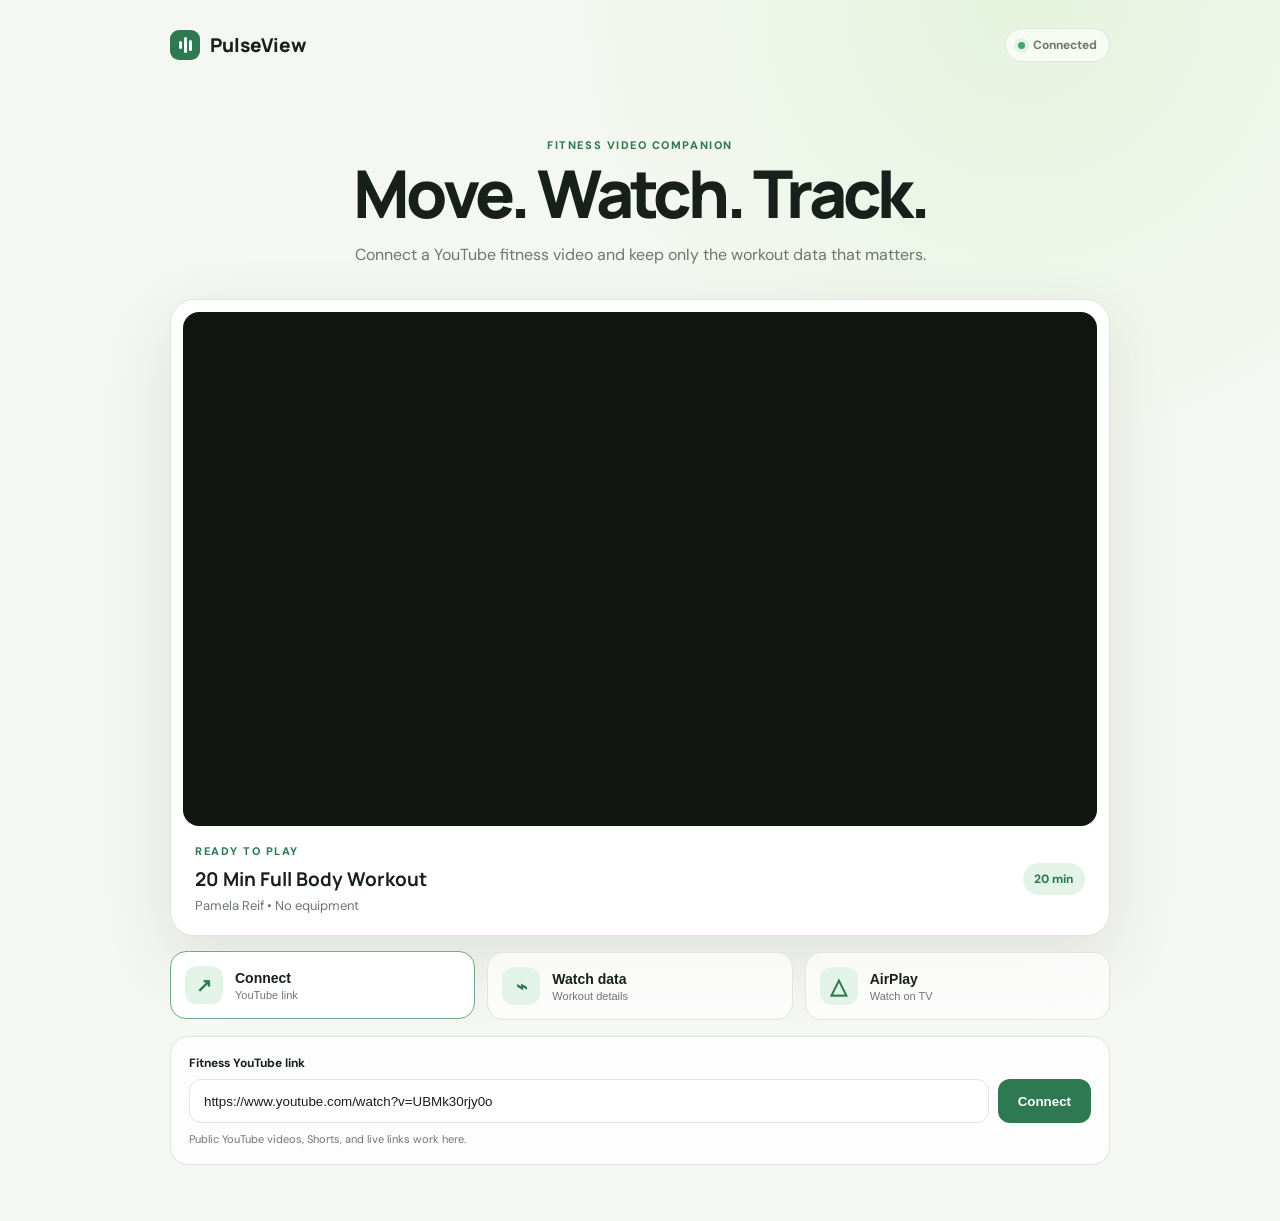
<file: index.html>
<!doctype html>
<html lang="en">
<head>
  <meta charset="utf-8">
  <meta name="viewport" content="width=device-width,initial-scale=1">
  <meta name="theme-color" content="#f5f7f2">
  <meta name="description" content="Connect a fitness video, watch it, and see the essential workout data.">
  <title>PulseView Fitness</title>
  <link rel="manifest" href="manifest.webmanifest">
  <link rel="icon" href="icons/icon.svg" type="image/svg+xml">
  <link rel="apple-touch-icon" href="icons/icon-192.png">
  <link rel="preconnect" href="https://www.youtube-nocookie.com">
  <link rel="stylesheet" href="styles.css">
</head>
<body>
  <main class="app">
    <header>
      <a class="brand" href="./" aria-label="PulseView Fitness home">
        <span class="brand-mark" aria-hidden="true"><i></i><i></i><i></i></span>
        <span>PulseView</span>
      </a>
      <span class="connected"><i></i>Connected</span>
    </header>

    <section class="intro">
      <p class="eyebrow">Fitness video companion</p>
      <h1>Move. Watch. Track.</h1>
      <p>Connect a YouTube fitness video and keep only the workout data that matters.</p>
    </section>

    <section class="player-card" aria-labelledby="videoTitle">
      <div class="video-wrap">
        <iframe id="videoFrame" title="Fitness video player" src="https://www.youtube-nocookie.com/embed/UBMk30rjy0o?rel=0&modestbranding=1" allow="accelerometer; autoplay; clipboard-write; encrypted-media; gyroscope; picture-in-picture; web-share" referrerpolicy="strict-origin-when-cross-origin" allowfullscreen></iframe>
      </div>
      <div class="video-info">
        <div>
          <p class="eyebrow">Ready to play</p>
          <h2 id="videoTitle">20 min full body workout</h2>
          <p id="videoSource">Pamela Reif • No equipment</p>
        </div>
        <span class="duration">20 min</span>
      </div>
    </section>

    <section class="actions" aria-label="Video actions">
      <button class="action active" id="connectButton" type="button">
        <span class="action-icon">↗</span><span><b>Connect</b><small>YouTube link</small></span>
      </button>
      <button class="action" id="dataButton" type="button" aria-expanded="false">
        <span class="action-icon">⌁</span><span><b>Watch data</b><small>Workout details</small></span>
      </button>
      <button class="action" id="airplayButton" type="button">
        <span class="action-icon airplay-icon">△</span><span><b>AirPlay</b><small>Watch on TV</small></span>
      </button>
    </section>

    <form class="connect-panel" id="connectPanel">
      <label for="videoUrl">Fitness YouTube link</label>
      <div class="connect-row">
        <input id="videoUrl" type="url" inputmode="url" autocomplete="url" placeholder="Paste a YouTube link" value="https://www.youtube.com/watch?v=UBMk30rjy0o">
        <button type="submit">Connect</button>
      </div>
      <p id="message" role="status">Public YouTube videos, Shorts, and live links work here.</p>
    </form>

    <section class="data-panel" id="dataPanel" hidden>
      <div><span>Workout</span><strong>Full body</strong></div>
      <div><span>Duration</span><strong>20 min</strong></div>
      <div><span>Equipment</span><strong>None</strong></div>
      <div><span>Level</span><strong>All levels</strong></div>
    </section>

    <aside class="airplay-panel" id="airplayPanel" hidden>
      <b>AirPlay from the video player</b>
      <p>Start the video, open its player controls, then choose the AirPlay icon and your TV. Your Apple device and TV must be on the same Wi-Fi network.</p>
    </aside>
  </main>
  <div class="toast" id="toast" role="status"></div>
  <script type="module" src="app.js"></script>
</body>
</html>
</file>
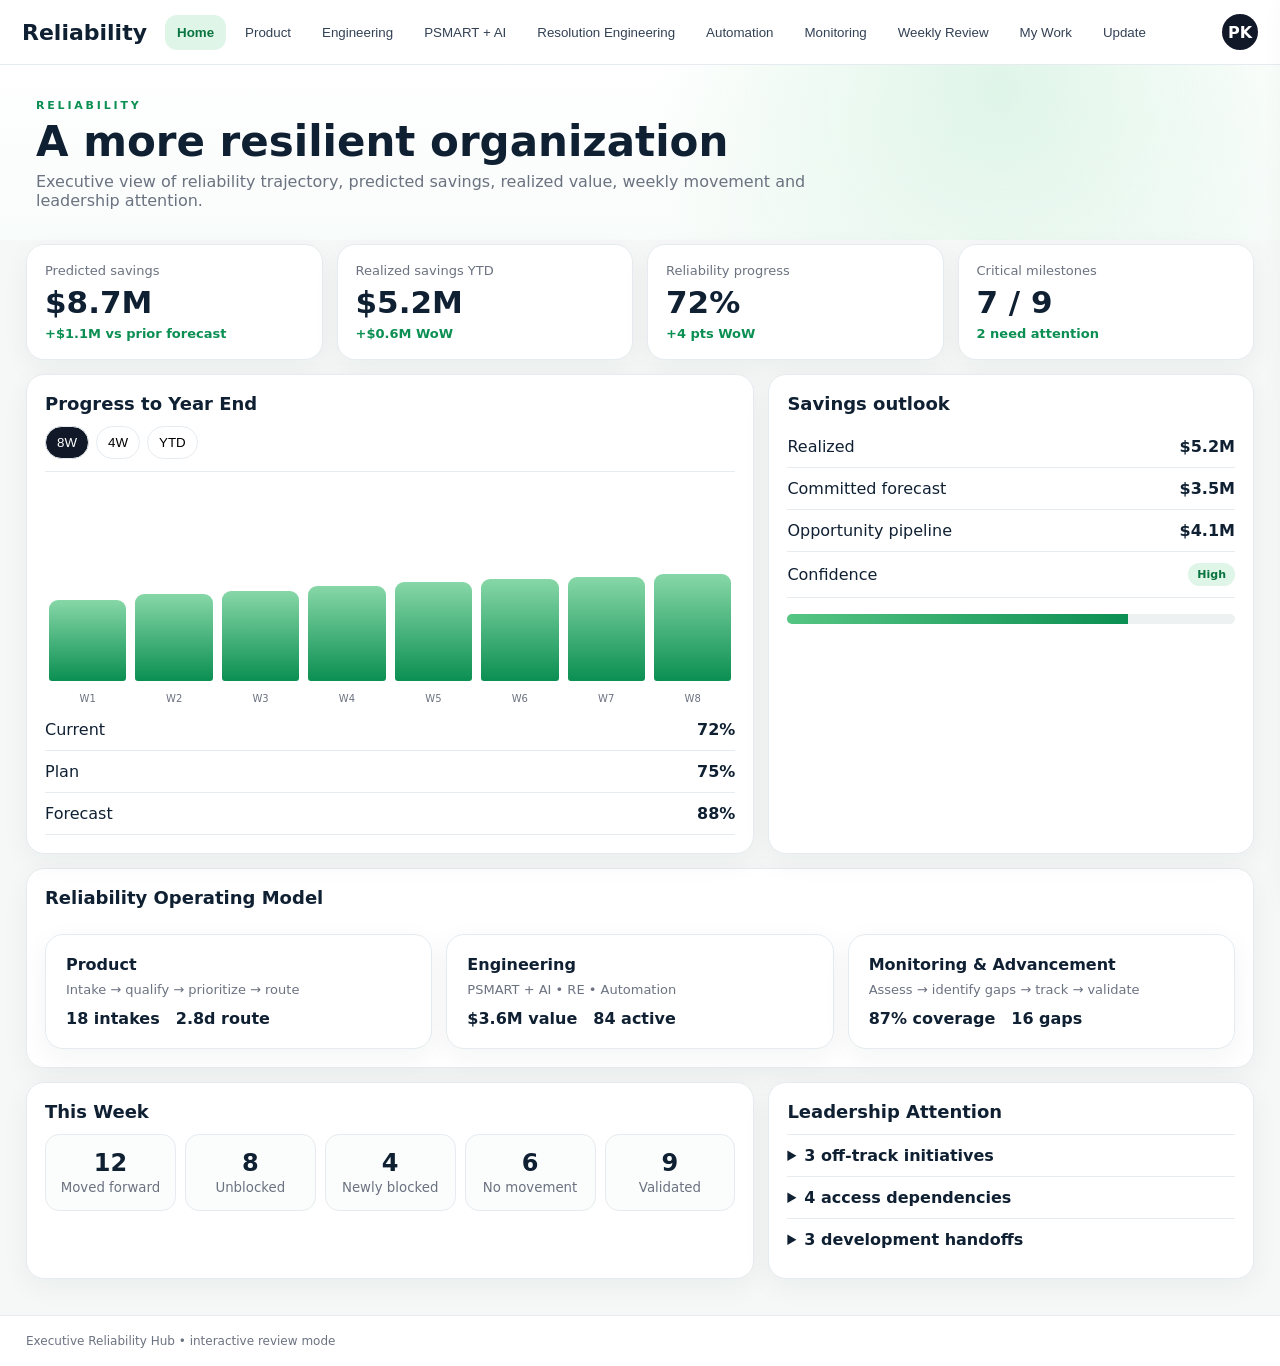
<file: reliability-review/index.html>
<!doctype html><html><head><meta charset='utf-8'><meta name='viewport' content='width=device-width,initial-scale=1'><title>Reliability Executive Hub</title><style>:root{--g:#0b8f52;--g2:#dff5e8;--ink:#102033;--mut:#6b7280;--line:#e6ebef;--bg:#f5f8f6;--card:#fff;--bad:#c0392b}*{box-sizing:border-box}body{margin:0;font-family:Inter,system-ui,-apple-system,Segoe UI,Arial;background:var(--bg);color:var(--ink)}header{position:sticky;top:0;z-index:10;background:rgba(255,255,255,.96);backdrop-filter:blur(10px);border-bottom:1px solid var(--line);display:flex;align-items:center;gap:18px;padding:14px 22px}.brand{font-size:22px;font-weight:800}nav{display:flex;gap:7px;overflow:auto;flex:1}nav button{border:0;background:transparent;padding:10px 12px;border-radius:12px;white-space:nowrap;cursor:pointer;color:#334155}nav button.on{background:var(--g2);color:#08743f;font-weight:800}.avatar{width:36px;height:36px;border-radius:50%;display:grid;place-items:center;background:#111827;color:#fff;font-weight:800}.page{display:none}.page.on{display:block}.hero{padding:34px 36px 30px;background:radial-gradient(circle at 78% 15%,#dff5e8 0,transparent 34%),linear-gradient(180deg,#fff,#f8fcfa)}.eyebrow{font-size:11px;letter-spacing:2.8px;color:var(--g);font-weight:800}.hero h1{font-size:42px;line-height:1.05;margin:8px 0 8px}.hero p{max-width:820px;color:var(--mut);margin:0;font-size:16px}.wrap{padding:0 26px 36px}.grid4{display:grid;grid-template-columns:repeat(4,1fr);gap:14px;margin-top:-10px}.grid3{display:grid;grid-template-columns:repeat(3,1fr);gap:14px}.grid2{display:grid;grid-template-columns:1.5fr 1fr;gap:14px}.card{background:var(--card);border:1px solid var(--line);border-radius:18px;padding:18px;box-shadow:0 8px 28px rgba(16,32,51,.05);margin-top:14px}.click{cursor:pointer;transition:.2s transform,.2s box-shadow}.click:hover{transform:translateY(-2px);box-shadow:0 12px 34px rgba(16,32,51,.09)}.label{font-size:13px;color:var(--mut)}.num{font-size:31px;font-weight:850;margin:6px 0}.delta{font-size:13px;color:var(--g);font-weight:800}.bad{color:var(--bad)}.title{font-size:18px;font-weight:800;margin-bottom:12px}.bar{height:10px;background:#edf1f2;border-radius:999px;overflow:hidden}.bar i{display:block;height:100%;background:linear-gradient(90deg,#56c583,#0b8f52)}.rows .r{display:flex;align-items:center;justify-content:space-between;padding:11px 0;border-bottom:1px solid var(--line);gap:12px}.pill{padding:5px 9px;border-radius:999px;background:var(--g2);color:#08743f;font-weight:800;font-size:11px}.pill.bad{background:#fde8e6;color:#a93226}.seg{display:flex;gap:7px;margin-bottom:12px}.seg button{border:1px solid var(--line);background:#fff;border-radius:999px;padding:8px 11px;cursor:pointer}.seg button.on{background:#111827;color:#fff}.chart{height:210px;display:flex;align-items:end;gap:9px;padding:14px 4px 0;border-top:1px solid var(--line)}.chart div{flex:1;background:linear-gradient(180deg,#87d7a7,#0b8f52);border-radius:9px 9px 3px 3px;min-width:18px;position:relative}.chart div span{position:absolute;bottom:-23px;width:100%;text-align:center;font-size:10px;color:var(--mut)}.model{padding:20px}.model b{font-size:16px}.model p{margin:8px 0 0;color:var(--mut);font-size:13px}.metricline{display:flex;gap:16px;margin-top:12px;flex-wrap:wrap}.metricline span{font-weight:800}.funnel{display:grid;grid-template-columns:repeat(5,1fr);gap:9px}.stage{border:1px solid var(--line);background:#fbfdfc;border-radius:14px;padding:14px;text-align:center}.stage b{display:block;font-size:24px}.stage small{color:var(--mut)}table{width:100%;border-collapse:collapse;font-size:13px}th,td{padding:10px;border-bottom:1px solid var(--line);text-align:left}th{background:#fafafa}.form{display:grid;grid-template-columns:1fr 1fr;gap:12px}.f label{display:block;font-size:12px;color:var(--mut);font-weight:800;margin-bottom:5px}.f input,.f select,.f textarea{width:100%;padding:11px;border:1px solid #d7dde3;border-radius:10px;background:white}.f textarea{min-height:84px}.full{grid-column:1/-1}.btn{border:0;border-radius:10px;padding:11px 14px;background:var(--g);color:#fff;font-weight:800;cursor:pointer}.drawer{position:fixed;right:-420px;top:0;width:390px;max-width:92vw;height:100vh;background:#fff;z-index:20;box-shadow:-10px 0 35px rgba(0,0,0,.12);transition:.25s;padding:22px;overflow:auto}.drawer.on{right:0}.drawer h2{margin-top:30px}.close{float:right;border:0;background:#eef2f3;border-radius:9px;padding:8px 10px;cursor:pointer}.attention details{border-top:1px solid var(--line);padding:11px 0}.attention summary{cursor:pointer;font-weight:700}.footer{padding:18px 26px;background:#fff;border-top:1px solid var(--line);color:var(--mut);font-size:12px}@media(max-width:980px){.grid4,.grid3,.grid2,.funnel,.form{grid-template-columns:1fr}.hero{padding:26px 18px}.hero h1{font-size:34px}.wrap{padding:0 12px 26px}header{padding:10px 12px}}</style></head><body><header><div class='brand'>Reliability</div><nav id='nav'></nav><div class='avatar'>PK</div></header><main id='app'></main><aside id='drawer' class='drawer'><button class='close' onclick='closeDrawer()'>✕</button><div id='drawerBody'></div></aside><div class='footer'>Executive Reliability Hub • interactive review mode</div><script>const pages=[['home','Home'],['product','Product'],['engineering','Engineering'],['psmart','PSMART + AI'],['re','Resolution Engineering'],['automation','Automation'],['monitoring','Monitoring'],['weekly','Weekly Review'],['mywork','My Work'],['update','Update']];const data={product:['18','15','12','2.8d'],engineering:['70%','84','$3.6M','6 / 8'],psmart:['24','16','$1.5M','76%'],re:['42','31','$1.8M','28d'],automation:['18','14','14,200','$0.9M'],monitoring:['46','87%','16','31'],weekly:['12','4','8','6'],mywork:['8','3','1','2']};function nav(){document.getElementById('nav').innerHTML=pages.map(p=>`<button data-id='${p[0]}' onclick="go('${p[0]}')">${p[1]}</button>`).join('')}function hero(t,s){return `<div class='hero'><div class='eyebrow'>RELIABILITY</div><h1>${t}</h1><p>${s}</p></div>`}function kpi(label,num,delta,detail){return `<div class='card click' onclick="openDrawer('${label}','${detail}')"><div class='label'>${label}</div><div class='num'>${num}</div><div class='delta'>${delta}</div></div>`}function home(){return `${hero('A more resilient organization','Executive view of reliability trajectory, predicted savings, realized value, weekly movement and leadership attention.')}<div class='wrap'><div class='grid4'>${kpi('Predicted savings','$8.7M','+$1.1M vs prior forecast','Forecast combines active engineering, automation and validated opportunities.')} ${kpi('Realized savings YTD','$5.2M','+$0.6M WoW','Realized value posted from completed and validated Reliability initiatives.')} ${kpi('Reliability progress','72%','+4 pts WoW','Portfolio progress is improving but remains 3 points below current plan.')} ${kpi('Critical milestones','7 / 9','2 need attention','Two milestones are at risk due to access and dependent development capacity.')}</div><div class='grid2'><div class='card'><div class='title'>Progress to Year End</div><div class='seg'><button class='on' onclick="range(this,'8W')">8W</button><button onclick="range(this,'4W')">4W</button><button onclick="range(this,'YTD')">YTD</button></div><div id='chart' class='chart'></div><div class='rows' style='margin-top:28px'><div class='r'><span>Current</span><b>72%</b></div><div class='r'><span>Plan</span><b>75%</b></div><div class='r'><span>Forecast</span><b>88%</b></div></div></div><div class='card'><div class='title'>Savings outlook</div><div class='rows'><div class='r'><span>Realized</span><b>$5.2M</b></div><div class='r'><span>Committed forecast</span><b>$3.5M</b></div><div class='r'><span>Opportunity pipeline</span><b>$4.1M</b></div><div class='r'><span>Confidence</span><span class='pill'>High</span></div></div><div class='bar' style='margin-top:16px'><i style='width:76%'></i></div></div></div><div class='card'><div class='title'>Reliability Operating Model</div><div class='grid3'><div class='card model click' onclick="go('product')"><b>Product</b><p>Intake → qualify → prioritize → route</p><div class='metricline'><span>18 intakes</span><span>2.8d route</span></div></div><div class='card model click' onclick="go('engineering')"><b>Engineering</b><p>PSMART + AI • RE • Automation</p><div class='metricline'><span>$3.6M value</span><span>84 active</span></div></div><div class='card model click' onclick="go('monitoring')"><b>Monitoring & Advancement</b><p>Assess → identify gaps → track → validate</p><div class='metricline'><span>87% coverage</span><span>16 gaps</span></div></div></div></div><div class='grid2'><div class='card'><div class='title'>This Week</div><div class='funnel'><div class='stage'><b>12</b><small>Moved forward</small></div><div class='stage'><b>8</b><small>Unblocked</small></div><div class='stage'><b>4</b><small>Newly blocked</small></div><div class='stage'><b>6</b><small>No movement</small></div><div class='stage'><b>9</b><small>Validated</small></div></div></div><div class='card attention'><div class='title'>Leadership Attention</div><details><summary>3 off-track initiatives</summary><p class='label'>Two RE initiatives and one monitoring dependency require intervention.</p></details><details><summary>4 access dependencies</summary><p class='label'>Partner access is holding validation and implementation.</p></details><details><summary>3 development handoffs</summary><p class='label'>Awaiting dependent team capacity.</p></details></div></div></div>`}function generic(id,title,sub,labels){let d=data[id];return `${hero(title,sub)}<div class='wrap'><div class='grid4'>${kpi(labels[0],d[0],'+ WoW','Click for detail')}${kpi(labels[1],d[1],'Improving','Click for detail')}${kpi(labels[2],d[2],'On track','Click for detail')}${kpi(labels[3],d[3],'Stable','Click for detail')}</div><div class='grid2'><div class='card'><div class='title'>Week-over-Week Performance</div><table><tr><th>Metric</th><th>Last Week</th><th>This Week</th><th>Direction</th></tr><tr><td>Completion</td><td>64%</td><td>69%</td><td><span class='pill'>Improving</span></td></tr><tr><td>Open backlog</td><td>42</td><td>38</td><td><span class='pill'>Improving</span></td></tr><tr><td>Blocked</td><td>7</td><td>4</td><td><span class='pill'>Improving</span></td></tr></table></div><div class='card'><div class='title'>Movement</div><div class='rows'><div class='r'><span>Forward</span><b>12</b></div><div class='r'><span>Blocked</span><b class='bad'>4</b></div><div class='r'><span>Unblocked</span><b>8</b></div></div></div></div></div>`}function product(){return `${hero('From intake to impact','Product is the Reliability front gate for qualification, prioritization and routing.')}<div class='wrap'><div class='grid4'>${kpi('New intakes','18','+6 WoW','New demand entering Reliability.')}${kpi('Qualified','15','+3','Intakes meeting Reliability criteria.')}${kpi('Prioritized','12','Stable','Items sequenced for execution.')}${kpi('Time to route','2.8d','-1.4d','Average intake-to-routing time.')}</div><div class='card'><div class='title'>Intake Flow</div><div class='funnel'><div class='stage'><b>18</b><small>Intake</small></div><div class='stage'><b>15</b><small>Qualified</small></div><div class='stage'><b>12</b><small>Prioritized</small></div><div class='stage'><b>10</b><small>Routed</small></div><div class='stage'><b>3</b><small>Deferred</small></div></div></div></div>`}function update(){return `${hero('Team Update Center','Self-service weekly update with Azure DevOps enrichment fields.')}<div class='wrap'><div class='card'><form class='form' onsubmit='save(event)'><div class='f'><label>Initiative ID</label><input value='RE-101'></div><div class='f'><label>Intake ID</label><input value='INT-1042'></div><div class='f'><label>Team</label><select><option>Resolution Engineering</option><option>PSMART + AI / Analytics</option><option>Automation Office</option><option>Monitoring & Advancement</option><option>Product</option></select></div><div class='f'><label>Status</label><select><option>Green</option><option>Amber</option><option>Red</option></select></div><div class='f'><label>Progress %</label><input type='number' value='72'></div><div class='f'><label>Trend</label><select><option>Improving</option><option>Stable</option><option>Declining</option></select></div><div class='f'><label>Azure DevOps Work Item ID</label><input value='4100'></div><div class='f'><label>ADO Work Item Type</label><select><option>Epic</option><option>Feature</option><option selected>User Story</option><option>Task</option><option>Bug</option></select></div><div class='f full'><label>What changed this week?</label><textarea>Implementation progressed and blocker removed.</textarea></div><div class='f full'><label>Next week commitment</label><textarea>Move to validation.</textarea></div><div class='f'><label>Forecast value</label><input value='400000'></div><div class='f'><label>Realized value</label><input value='250000'></div><div class='full'><button class='btn'>Save weekly update</button> <span id='saved' class='label'></span></div></form></div></div>`}function page(id){if(id==='home')return home();if(id==='product')return product();if(id==='update')return update();if(id==='engineering')return generic(id,'Engineering','Portfolio roll-up for PSMART + AI, Resolution Engineering and Automation Office.',['Progress','Active','Value','Milestones']);if(id==='psmart')return generic(id,'PSMART + AI / Analytics','Data → insight → decision → Reliability action.',['Active use cases','Completed YTD','Value enabled','On track']);if(id==='re')return generic(id,'Resolution Engineering','Problem → analyze → engineer → implement → validate → benefit.',['Active RE','Completed YTD','Annual savings','Time to implement']);if(id==='automation')return generic(id,'Automation Office','Manual effort → candidate → build → deploy → adoption → benefit.',['Active automations','Production YTD','Hours removed','Value']);if(id==='monitoring')return generic(id,'Monitoring & Advancement','Assess → identify gap → route → track → validate.',['Services assessed','Coverage','Open gaps','Closed gaps']);if(id==='weekly')return generic(id,'Weekly Reliability Review','Meeting-ready weekly movement, blockers, reasons and leadership asks.',['Moved forward','Newly blocked','Unblocked','No movement >2w']);if(id==='mywork')return generic(id,'My Work','Owned initiatives, updates due, blockers and opportunities.',['My initiatives','Updates due','Blocked','Opportunities']);}function go(id){document.getElementById('app').innerHTML=page(id);document.querySelectorAll('nav button').forEach(b=>b.classList.toggle('on',b.dataset.id===id));location.hash=id;window.scrollTo({top:0,behavior:'smooth'});if(id==='home')draw([46,52,55,60,64,67,69,72],['W1','W2','W3','W4','W5','W6','W7','W8'])}function draw(vals,labs){document.getElementById('chart').innerHTML=vals.map((v,i)=>`<div style='height:${v+35}px'><span>${labs[i]}</span></div>`).join('')}function range(btn,r){btn.parentNode.querySelectorAll('button').forEach(b=>b.classList.remove('on'));btn.classList.add('on');if(r==='4W')draw([60,64,69,72],['W5','W6','W7','W8']);else if(r==='YTD')draw([28,35,41,48,52,58,63,67,72],['Jan','Feb','Mar','Apr','May','Jun','Jul','Aug','Sep']);else draw([46,52,55,60,64,67,69,72],['W1','W2','W3','W4','W5','W6','W7','W8'])}function openDrawer(t,d){document.getElementById('drawerBody').innerHTML=`<h2>${t}</h2><p>${d}</p><div class='card'><div class='title'>Trend</div><div class='rows'><div class='r'><span>Current</span><b>Improving</b></div><div class='r'><span>Confidence</span><span class='pill'>High</span></div><div class='r'><span>Leadership action</span><b>Review exceptions</b></div></div></div>`;document.getElementById('drawer').classList.add('on')}function closeDrawer(){document.getElementById('drawer').classList.remove('on')}function save(e){e.preventDefault();document.getElementById('saved').textContent='Saved in review mode ✓'}nav();go((location.hash||'#home').slice(1));</script></body></html>
</file>
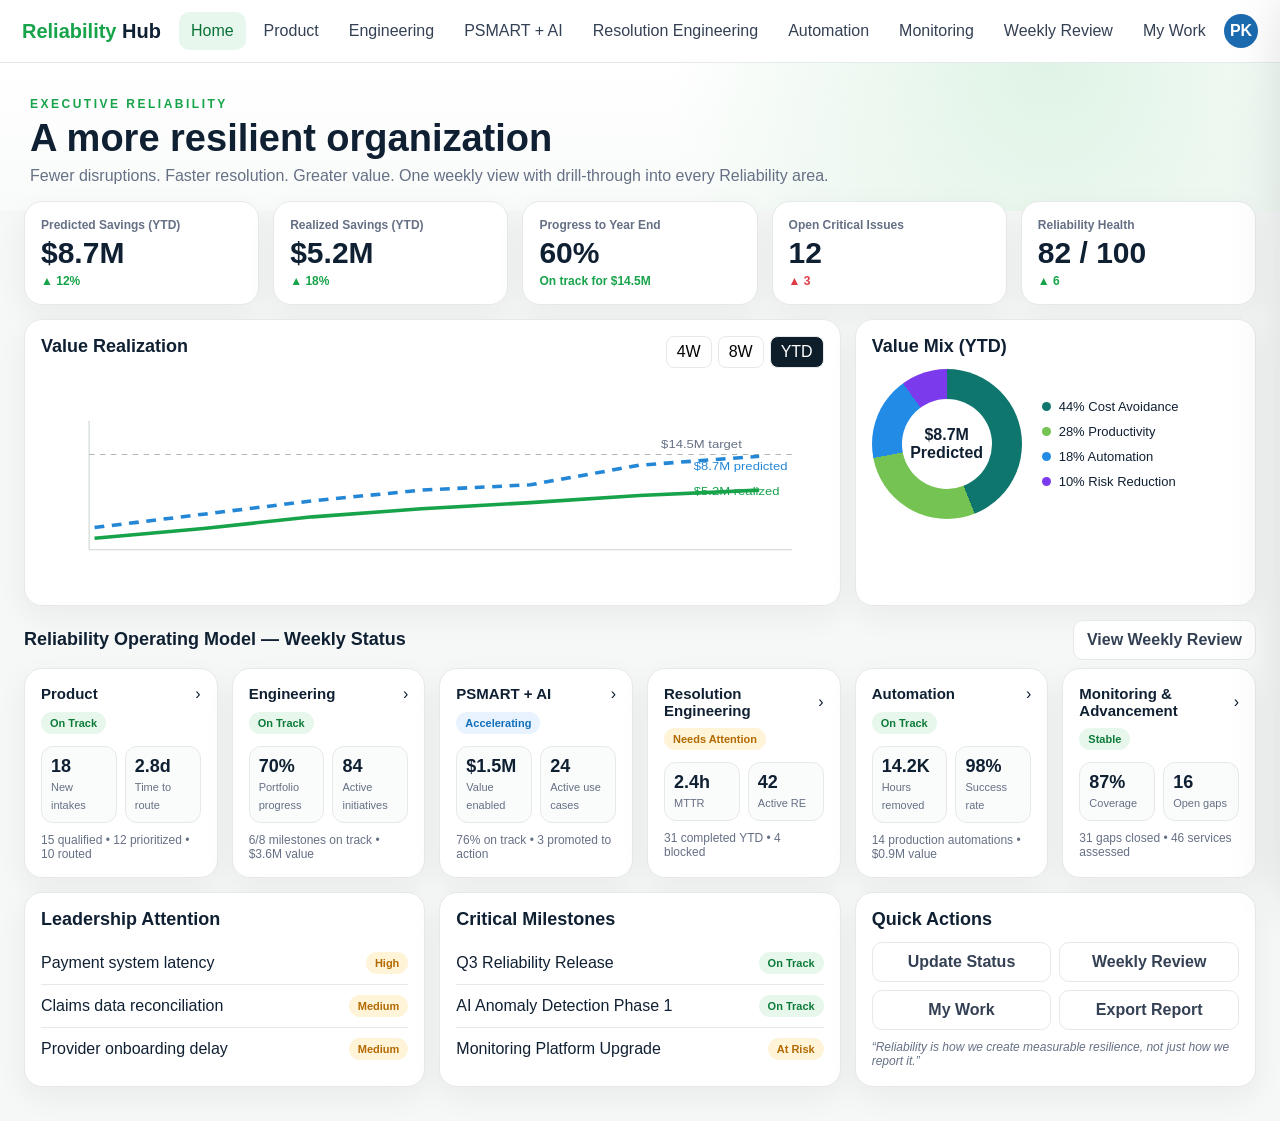
<file: reliability-v2/index.html>
<!doctype html>
<html lang="en">
<head>
<meta charset="utf-8"/>
<meta name="viewport" content="width=device-width,initial-scale=1"/>
<title>Reliability V2</title>
<style>
:root{--bg:#f6f8f7;--card:#fff;--ink:#102033;--muted:#667085;--line:#e5e9e7;--green:#17a34a;--green2:#e8f7ed;--amber:#f4a61d;--red:#df3b46;--blue:#2487d6;--nav:#0d1e2a;--shadow:0 10px 30px rgba(14,35,26,.06)}*{box-sizing:border-box}body{margin:0;background:var(--bg);color:var(--ink);font-family:Inter,-apple-system,BlinkMacSystemFont,"Segoe UI",sans-serif}button{font:inherit}.shell{min-height:100vh}.topbar{position:sticky;top:0;z-index:20;background:rgba(255,255,255,.96);backdrop-filter:blur(12px);border-bottom:1px solid var(--line);display:flex;align-items:center;gap:18px;padding:12px 22px}.brand{font-size:20px;font-weight:800;white-space:nowrap}.brand span{color:var(--green)}.nav{display:flex;gap:6px;overflow-x:auto;flex:1}.nav button{border:0;background:transparent;border-radius:10px;padding:10px 12px;cursor:pointer;color:#344054;white-space:nowrap}.nav button.active,.nav button:hover{background:var(--green2);color:#087236}.profile{width:34px;height:34px;border-radius:50%;background:#1c6bb0;color:white;display:grid;place-items:center;font-weight:800}.subnav{display:none;background:#fff;border-bottom:1px solid var(--line);padding:8px 22px;gap:8px;overflow:auto}.subnav.show{display:flex}.subnav button{border:1px solid var(--line);background:#fff;border-radius:999px;padding:7px 11px;cursor:pointer}.subnav button:hover{background:#f2f7f4}.page{display:none}.page.active{display:block}.hero{padding:34px 30px 26px;background:radial-gradient(circle at 82% 0,#dff3e5 0,transparent 36%),linear-gradient(180deg,#fff 0,#f8fbf9 100%)}.eyebrow{color:var(--green);font-size:12px;letter-spacing:2.5px;font-weight:800}.hero h1{font-size:38px;line-height:1.05;margin:8px 0}.hero p{margin:0;color:var(--muted);font-size:16px}.content{padding:0 24px 34px;max-width:1600px;margin:auto}.grid5,.grid6,.grid3,.grid2{display:grid;gap:14px}.grid5{grid-template-columns:repeat(5,1fr)}.grid6{grid-template-columns:repeat(6,1fr)}.grid3{grid-template-columns:repeat(3,1fr)}.grid2{grid-template-columns:2fr 1fr}.card{background:var(--card);border:1px solid var(--line);border-radius:18px;box-shadow:var(--shadow);padding:16px}.kpis{margin-top:-10px}.kpi{cursor:pointer;transition:.18s transform,.18s box-shadow}.kpi:hover,.area:hover{transform:translateY(-2px);box-shadow:0 16px 34px rgba(14,35,26,.10)}.label{font-size:12px;color:var(--muted);font-weight:700}.value{font-size:30px;font-weight:850;margin:4px 0}.delta{font-size:12px;font-weight:800}.up{color:var(--green)}.down{color:var(--red)}.section-title{font-size:18px;font-weight:800;margin-bottom:12px}.chart{height:220px;position:relative;padding:16px 10px 8px}.chart svg{width:100%;height:100%}.range{display:flex;gap:6px;justify-content:flex-end}.range button{border:1px solid var(--line);background:#fff;border-radius:8px;padding:6px 10px;cursor:pointer}.range button.active{background:var(--nav);color:#fff}.donut-wrap{display:flex;align-items:center;gap:20px}.donut{width:150px;height:150px;border-radius:50%;background:conic-gradient(#0f766e 0 44%,#75c352 44% 72%,#228be6 72% 90%,#7c3aed 90% 100%);position:relative}.donut:after{content:"$8.7M\A Predicted";white-space:pre;position:absolute;inset:30px;background:#fff;border-radius:50%;display:grid;place-items:center;text-align:center;font-weight:800}.legend{display:grid;gap:10px;font-size:13px}.legend span{display:flex;gap:8px;align-items:center}.dot{width:9px;height:9px;border-radius:50%;display:inline-block}.week-item,.lead-item,.mile-item{display:flex;align-items:center;justify-content:space-between;gap:12px;padding:10px 0;border-bottom:1px solid var(--line)}.week-item:last-child,.lead-item:last-child,.mile-item:last-child{border-bottom:0}.area-section{margin-top:14px}.area{cursor:pointer;min-height:172px;transition:.18s transform,.18s box-shadow}.area-top{display:flex;align-items:center;justify-content:space-between;gap:8px}.area-title{font-size:15px;font-weight:850}.status{display:inline-flex;padding:5px 9px;border-radius:999px;font-size:11px;font-weight:800}.green{background:#e7f7ec;color:#0d7b38}.amber{background:#fff3d8;color:#b36a00}.blue{background:#e8f3ff;color:#116fba}.area-metrics{display:grid;grid-template-columns:1fr 1fr;gap:8px;margin-top:12px}.metric{border:1px solid var(--line);border-radius:12px;padding:9px;background:#fafcfb}.metric b{display:block;font-size:18px}.metric span{font-size:11px;color:var(--muted)}.mini{font-size:12px;color:var(--muted);margin-top:10px}.footer-grid{margin-top:14px}.btn{border:0;border-radius:10px;background:var(--green);color:white;padding:10px 13px;font-weight:800;cursor:pointer}.btn.secondary{background:#fff;color:#344054;border:1px solid var(--line)}.table{width:100%;border-collapse:collapse;font-size:13px}.table th,.table td{padding:10px;border-bottom:1px solid var(--line);text-align:left}.table th{color:var(--muted);font-size:11px}.pill{padding:4px 8px;border-radius:999px;background:var(--green2);color:#087236;font-size:11px;font-weight:800}.drawer{position:fixed;right:-440px;top:0;width:420px;max-width:92vw;height:100vh;background:#fff;z-index:50;box-shadow:-20px 0 50px rgba(0,0,0,.12);transition:.25s right;padding:22px;overflow:auto}.drawer.open{right:0}.drawer h3{margin-top:0}.close{float:right;border:0;background:#f2f4f7;border-radius:50%;width:32px;height:32px;cursor:pointer}.overlay{position:fixed;inset:0;background:rgba(12,20,25,.25);display:none;z-index:40}.overlay.show{display:block}.form{display:grid;grid-template-columns:1fr 1fr;gap:12px}.field label{display:block;font-size:12px;color:var(--muted);margin-bottom:5px;font-weight:700}.field input,.field select,.field textarea{width:100%;padding:10px;border:1px solid #d6dbe0;border-radius:9px;background:#fff}.field textarea{min-height:90px}.full{grid-column:1/-1}.detail-hero{display:flex;align-items:end;justify-content:space-between;gap:20px}.crumb{font-size:12px;color:var(--muted);margin-bottom:6px}.quick-actions{display:grid;grid-template-columns:1fr 1fr;gap:8px}.quote{font-size:12px;color:var(--muted);font-style:italic;margin-top:10px}.trendbox{display:flex;gap:18px;align-items:center}.bigtrend{font-size:42px;font-weight:850}.smalltext{font-size:12px;color:var(--muted)}
@media(max-width:1200px){.grid5{grid-template-columns:repeat(3,1fr)}.grid6{grid-template-columns:repeat(3,1fr)}}@media(max-width:850px){.grid5,.grid6,.grid3,.grid2,.form{grid-template-columns:1fr}.hero h1{font-size:30px}.content{padding:0 14px 28px}.topbar{padding:10px 12px}.hero{padding:26px 18px 20px}.donut-wrap{align-items:flex-start}.grid5{margin-top:0}}
</style>
</head>
<body>
<div class="shell">
<header class="topbar"><div class="brand"><span>Reliability</span> Hub</div><nav class="nav" id="nav"></nav><div class="profile">PK</div></header>
<div class="subnav" id="subnav"></div>
<main id="pages"></main>
</div>
<div class="overlay" id="overlay" onclick="closeDrawer()"></div>
<aside class="drawer" id="drawer"><button class="close" onclick="closeDrawer()">×</button><div id="drawerContent"></div></aside>
<script>
const NAV=[['home','Home'],['product','Product'],['engineering','Engineering'],['psmart','PSMART + AI'],['re','Resolution Engineering'],['automation','Automation'],['monitoring','Monitoring'],['weekly','Weekly Review'],['mywork','My Work'],['update','Update']];
const AREAS={
product:{name:'Product',status:'On Track',cls:'green',m1:'18',l1:'New intakes',m2:'2.8d',l2:'Time to route',note:'15 qualified • 12 prioritized • 10 routed',detail:'Intake quality improved this week. One intake is waiting on business prioritization.'},
engineering:{name:'Engineering',status:'On Track',cls:'green',m1:'70%',l1:'Portfolio progress',m2:'84',l2:'Active initiatives',note:'6/8 milestones on track • $3.6M value',detail:'Engineering portfolio improved 5 pts WoW. Main watch item is dependency aging across two shared services.'},
psmart:{name:'PSMART + AI',status:'Accelerating',cls:'blue',m1:'$1.5M',l1:'Value enabled',m2:'24',l2:'Active use cases',note:'76% on track • 3 promoted to action',detail:'Classification v2 and anomaly correlation drove most of this week’s movement.'},
re:{name:'Resolution Engineering',status:'Needs Attention',cls:'amber',m1:'2.4h',l1:'MTTR',m2:'42',l2:'Active RE',note:'31 completed YTD • 4 blocked',detail:'Two initiatives are blocked on access and one is waiting for Dev capacity. Repeat incidents are trending down.'},
automation:{name:'Automation',status:'On Track',cls:'green',m1:'14.2K',l1:'Hours removed',m2:'98%',l2:'Success rate',note:'14 production automations • $0.9M value',detail:'Five automations were promoted this week with no major production failures.'},
monitoring:{name:'Monitoring & Advancement',status:'Stable',cls:'green',m1:'87%',l1:'Coverage',m2:'16',l2:'Open gaps',note:'31 gaps closed • 46 services assessed',detail:'Coverage improved 6 pts. Four gaps are waiting on partner remediation before M&A validation.'}
};
function navHtml(){return NAV.map(([id,n])=>`<button data-id="${id}" onclick="go('${id}')">${n}</button>`).join('')}
function kpi(label,value,delta,good=true,detail=''){return `<div class="card kpi" onclick="openDrawer('${label}','${value}','${detail}')"><div class="label">${label}</div><div class="value">${value}</div><div class="delta ${good?'up':'down'}">${delta}</div></div>`}
function home(){return `<section class="page" id="home"><div class="hero"><div class="eyebrow">EXECUTIVE RELIABILITY</div><h1>A more resilient organization</h1><p>Fewer disruptions. Faster resolution. Greater value. One weekly view with drill-through into every Reliability area.</p></div><div class="content"><div class="grid5 kpis">${kpi('Predicted Savings (YTD)','$8.7M','▲ 12%',true,'Forecast based on active and planned initiatives. Click area cards below to see contribution drivers.')}${kpi('Realized Savings (YTD)','$5.2M','▲ 18%',true,'Realized value recorded to date. Attribution should remain primary/supporting/enabler to avoid double counting.')}${kpi('Progress to Year End','60%','On track for $14.5M',true,'Current trajectory versus annual target.')}${kpi('Open Critical Issues','12','▲ 3',false,'2 items have been aging more than 30 days and require leadership attention.')}${kpi('Reliability Health','82 / 100','▲ 6',true,'Composite health across delivery, risk, value and trend.')}</div><div class="grid3" style="margin-top:14px"><div class="card" style="grid-column:span 2"><div style="display:flex;justify-content:space-between;align-items:center"><div class="section-title">Value Realization</div><div class="range"><button class="rbtn" onclick="setRange(this,'4W')">4W</button><button class="rbtn" onclick="setRange(this,'8W')">8W</button><button class="rbtn active" onclick="setRange(this,'YTD')">YTD</button></div></div><div class="chart"><svg viewBox="0 0 700 220" preserveAspectRatio="none"><line x1="35" y1="185" x2="680" y2="185" stroke="#ccd5d0"/><line x1="35" y1="40" x2="35" y2="185" stroke="#ccd5d0"/><line x1="35" y1="78" x2="680" y2="78" stroke="#aeb8b2" stroke-dasharray="5 5"/><polyline points="40,160 140,145 240,130 340,118 440,112 540,90 650,80" fill="none" stroke="#2487d6" stroke-width="4" stroke-dasharray="9 7"/><polyline points="40,172 140,161 240,148 340,139 440,132 540,124 650,118" fill="none" stroke="#17a34a" stroke-width="4"/><text x="560" y="71" font-size="12" fill="#667085">$14.5M target</text><text x="590" y="95" font-size="12" fill="#2487d6">$8.7M predicted</text><text x="590" y="124" font-size="12" fill="#17a34a">$5.2M realized</text></svg></div></div><div class="card"><div class="section-title">Value Mix (YTD)</div><div class="donut-wrap"><div class="donut"></div><div class="legend"><span><i class="dot" style="background:#0f766e"></i>44% Cost Avoidance</span><span><i class="dot" style="background:#75c352"></i>28% Productivity</span><span><i class="dot" style="background:#228be6"></i>18% Automation</span><span><i class="dot" style="background:#7c3aed"></i>10% Risk Reduction</span></div></div></div></div><div class="area-section"><div style="display:flex;justify-content:space-between;align-items:center;margin-bottom:8px"><div class="section-title" style="margin:0">Reliability Operating Model — Weekly Status</div><button class="btn secondary" onclick="go('weekly')">View Weekly Review</button></div><div class="grid6">${Object.entries(AREAS).map(([id,a])=>`<div class="card area" onclick="go('${id}')"><div class="area-top"><div class="area-title">${a.name}</div><div>›</div></div><div style="margin-top:9px"><span class="status ${a.cls}">${a.status}</span></div><div class="area-metrics"><div class="metric"><b>${a.m1}</b><span>${a.l1}</span></div><div class="metric"><b>${a.m2}</b><span>${a.l2}</span></div></div><div class="mini">${a.note}</div></div>`).join('')}</div></div><div class="grid3 footer-grid"><div class="card"><div class="section-title">Leadership Attention</div><div class="lead-item"><span>Payment system latency</span><span class="status amber">High</span></div><div class="lead-item"><span>Claims data reconciliation</span><span class="status amber">Medium</span></div><div class="lead-item"><span>Provider onboarding delay</span><span class="status amber">Medium</span></div></div><div class="card"><div class="section-title">Critical Milestones</div><div class="mile-item"><span>Q3 Reliability Release</span><span class="status green">On Track</span></div><div class="mile-item"><span>AI Anomaly Detection Phase 1</span><span class="status green">On Track</span></div><div class="mile-item"><span>Monitoring Platform Upgrade</span><span class="status amber">At Risk</span></div></div><div class="card"><div class="section-title">Quick Actions</div><div class="quick-actions"><button class="btn secondary" onclick="go('update')">Update Status</button><button class="btn secondary" onclick="go('weekly')">Weekly Review</button><button class="btn secondary" onclick="go('mywork')">My Work</button><button class="btn secondary" onclick="openDrawer('Export','Executive report','Export can later be wired to PDF/PowerPoint generation.')">Export Report</button></div><div class="quote">“Reliability is how we create measurable resilience, not just how we report it.”</div></div></div></div></section>`}
function detail(id){const a=AREAS[id]||{name:NAV.find(x=>x[0]===id)?.[1]||id,status:'On Track',cls:'green',m1:'72%',l1:'Progress',m2:'18',l2:'Active items',note:'Weekly movement available',detail:'Area detail'};return `<section class="page" id="${id}"><div class="hero"><div class="detail-hero"><div><div class="crumb">Reliability › ${a.name}</div><div class="eyebrow">AREA PERFORMANCE</div><h1>${a.name}</h1><p>${a.detail}</p></div><span class="status ${a.cls}">${a.status}</span></div></div><div class="content"><div class="grid5 kpis">${kpi(a.l1,a.m1,'▲ WoW',true,a.detail)}${kpi(a.l2,a.m2,'Current',true,a.note)}${kpi('Completed YTD','31','▲ 6',true,'Completed work this year.')}${kpi('Blocked','4','▼ 3',true,'Blocked items decreased this week.')}${kpi('Forecast value','$1.8M','▲ $0.3M',true,'Forecast value attributed to this area.')}</div><div class="grid2" style="margin-top:14px"><div class="card"><div class="section-title">Week-over-Week Performance</div><table class="table"><tr><th>Metric</th><th>Last Week</th><th>This Week</th><th>Direction</th></tr><tr><td>Completion</td><td>64%</td><td>69%</td><td><span class="status green">Improving</span></td></tr><tr><td>Open backlog</td><td>42</td><td>38</td><td><span class="status green">Improving</span></td></tr><tr><td>Blocked</td><td>7</td><td>4</td><td><span class="status green">Improving</span></td></tr><tr><td>Aging &gt; 60d</td><td>5</td><td>4</td><td><span class="status green">Improving</span></td></tr></table></div><div class="card"><div class="section-title">Why it moved</div><div class="week-item"><span>Moved forward</span><b class="up">12</b></div><div class="week-item"><span>Newly blocked</span><b class="down">4</b></div><div class="week-item"><span>Unblocked</span><b class="up">8</b></div><div class="week-item"><span>No movement &gt;2w</span><b>6</b></div></div></div><div class="grid3" style="margin-top:14px"><div class="card"><div class="section-title">Top initiatives</div><div class="lead-item"><span>Initiative A</span><span class="pill">80%</span></div><div class="lead-item"><span>Initiative B</span><span class="pill">65%</span></div><div class="lead-item"><span>Initiative C</span><span class="pill">55%</span></div></div><div class="card"><div class="section-title">Dependencies</div><div class="lead-item"><span>Access approval</span><span class="status amber">Open</span></div><div class="lead-item"><span>Dev capacity</span><span class="status amber">Open</span></div><div class="lead-item"><span>Validation slot</span><span class="status green">Ready</span></div></div><div class="card"><div class="section-title">Leadership help</div><p class="smalltext">Prioritize shared-service access and confirm capacity for the two aging handoffs.</p><button class="btn" onclick="go('weekly')">Open Weekly Review</button></div></div></div></section>`}
function weekly(){return `<section class="page" id="weekly"><div class="hero"><div class="eyebrow">MEETING VIEW</div><h1>Weekly Reliability Review</h1><p>One place to see movement, exceptions, leadership asks and cross-area relationships.</p></div><div class="content"><div class="grid5 kpis">${kpi('Moved Forward','12','▲ 4',true,'Items that advanced stage this week.')}${kpi('Newly Blocked','4','▼ 2',true,'New blockers identified this week.')}${kpi('Unblocked','8','▲ 3',true,'Previously blocked items that resumed.')}${kpi('No Movement >2w','6','▼ 1',true,'Stalled items requiring review.')}${kpi('Leadership Asks','3','1 urgent',false,'Decisions or escalations needed from leadership.')}</div><div class="card" style="margin-top:14px"><div class="section-title">Area status</div><table class="table"><tr><th>Area</th><th>Status</th><th>WoW</th><th>Primary driver</th><th>Action</th></tr>${Object.entries(AREAS).map(([id,a],i)=>`<tr><td>${a.name}</td><td><span class="status ${a.cls}">${a.status}</span></td><td>${i%2?'+3 pts':'+5 pts'}</td><td>${a.note}</td><td><button class="btn secondary" onclick="go('${id}')">Drill through</button></td></tr>`).join('')}</table></div></div></section>`}
function mywork(){return `<section class="page" id="mywork"><div class="hero"><div class="eyebrow">PERSONAL VIEW</div><h1>My Work</h1><p>Your active initiatives, updates due, blockers and ADO references.</p></div><div class="content"><div class="card"><table class="table"><tr><th>Initiative</th><th>Area</th><th>Status</th><th>Progress</th><th>ADO</th><th></th></tr><tr><td>RE-101 • EDW failures</td><td>Resolution Engineering</td><td><span class="status green">Green</span></td><td>80%</td><td>4100</td><td><button class="btn" onclick="go('update')">Update</button></td></tr><tr><td>AI-101 • Classification v2</td><td>PSMART + AI</td><td><span class="status blue">Accelerating</span></td><td>76%</td><td>4101</td><td><button class="btn" onclick="go('update')">Update</button></td></tr></table></div></div></section>`}
function update(){return `<section class="page" id="update"><div class="hero"><div class="eyebrow">SELF SERVICE</div><h1>Update Center</h1><p>Append weekly status and enrich it with Reliability and Azure DevOps metadata.</p></div><div class="content"><div class="card"><form class="form" onsubmit="save(event)"><div class="field"><label>Initiative ID</label><input name="initiativeId" value="RE-101"></div><div class="field"><label>Intake ID</label><input name="intakeId" value="INT-1042"></div><div class="field"><label>Reliability Area</label><select name="team"><option>Resolution Engineering</option><option>PSMART + AI</option><option>Automation</option><option>Monitoring & Advancement</option><option>Product</option></select></div><div class="field"><label>Status</label><select name="status"><option>Green</option><option>Amber</option><option>Red</option></select></div><div class="field"><label>Progress %</label><input type="number" name="progress" value="72"></div><div class="field"><label>Trend</label><select name="trend"><option>Improving</option><option>Stable</option><option>Declining</option></select></div><div class="field"><label>ADO Work Item ID</label><input name="ado" value="4100"></div><div class="field"><label>ADO Work Item Type</label><select name="type"><option>Epic</option><option>Feature</option><option>User Story</option><option>Task</option></select></div><div class="field full"><label>This week progress</label><textarea name="week">Implementation progressed and blocker removed.</textarea></div><div class="field full"><label>Next week commitment</label><textarea name="next">Move to validation.</textarea></div><div class="field"><label>Forecast value</label><input name="forecast" value="400000"></div><div class="field"><label>Realized value</label><input name="realized" value="250000"></div><div class="full"><button class="btn">Save weekly update</button> <span id="saved" class="smalltext"></span></div></form></div></div></section>`}
function pages(){return home()+detail('product')+detail('engineering')+detail('psmart')+detail('re')+detail('automation')+detail('monitoring')+weekly()+mywork()+update()}
function go(id){document.querySelectorAll('.page').forEach(x=>x.classList.remove('active'));document.querySelectorAll('.nav button').forEach(x=>x.classList.remove('active'));const el=document.getElementById(id);if(el)el.classList.add('active');const n=document.querySelector(`.nav button[data-id="${id}"]`);if(n)n.classList.add('active');location.hash=id;renderSubnav(id);window.scrollTo({top:0,behavior:'smooth'})}
function renderSubnav(id){const s=document.getElementById('subnav');if(id==='engineering'){s.className='subnav show';s.innerHTML=`<button onclick="go('engineering')">Overview</button><button onclick="go('psmart')">PSMART + AI</button><button onclick="go('re')">Resolution Engineering</button><button onclick="go('automation')">Automation Office</button>`}else if(id==='weekly'){s.className='subnav show';s.innerHTML=`<button>Executive Summary</button><button onclick="openDrawer('Area Status','6 areas','All Reliability areas are summarized on the weekly review table with drill-through.')">Area Status</button><button onclick="openDrawer('Blockers','4 new','Two access, one Dev capacity, one validation scheduling blocker.')">Blockers</button><button onclick="openDrawer('Milestones','7/9 on track','Monitoring platform upgrade is the primary at-risk milestone.')">Milestones</button><button onclick="openDrawer('Value','$5.2M realized','Predicted $8.7M against $14.5M year-end target.')">Value</button>`}else{s.className='subnav';s.innerHTML=''}}
function setRange(btn,label){document.querySelectorAll('.rbtn').forEach(b=>b.classList.remove('active'));btn.classList.add('active');openDrawer('Value Realization — '+label,label,'Trajectory view changed. In the production version this will re-query the selected reporting window.')}
function openDrawer(title,value,detail){document.getElementById('drawerContent').innerHTML=`<div class="eyebrow">DRILL-DOWN</div><h3>${title}</h3><div class="value">${value}</div><p class="smalltext">${detail}</p><div class="card" style="box-shadow:none"><div class="section-title">What changed this week</div><div class="week-item"><span>Positive movement</span><b class="up">+5</b></div><div class="week-item"><span>New risk</span><b class="down">1</b></div><div class="week-item"><span>Leadership action</span><b>Review</b></div></div>`;document.getElementById('drawer').classList.add('open');document.getElementById('overlay').classList.add('show')}
function closeDrawer(){document.getElementById('drawer').classList.remove('open');document.getElementById('overlay').classList.remove('show')}
function save(e){e.preventDefault();const data=Object.fromEntries(new FormData(e.target).entries());const arr=JSON.parse(localStorage.getItem('reliabilityUpdates')||'[]');arr.push({...data,ts:new Date().toISOString()});localStorage.setItem('reliabilityUpdates',JSON.stringify(arr));document.getElementById('saved').textContent='Saved locally • '+arr.length+' update(s)'}
document.getElementById('nav').innerHTML=navHtml();document.getElementById('pages').innerHTML=pages();go((location.hash||'#home').slice(1));window.addEventListener('hashchange',()=>go((location.hash||'#home').slice(1)));
</script>
</body>
</html>
</file>
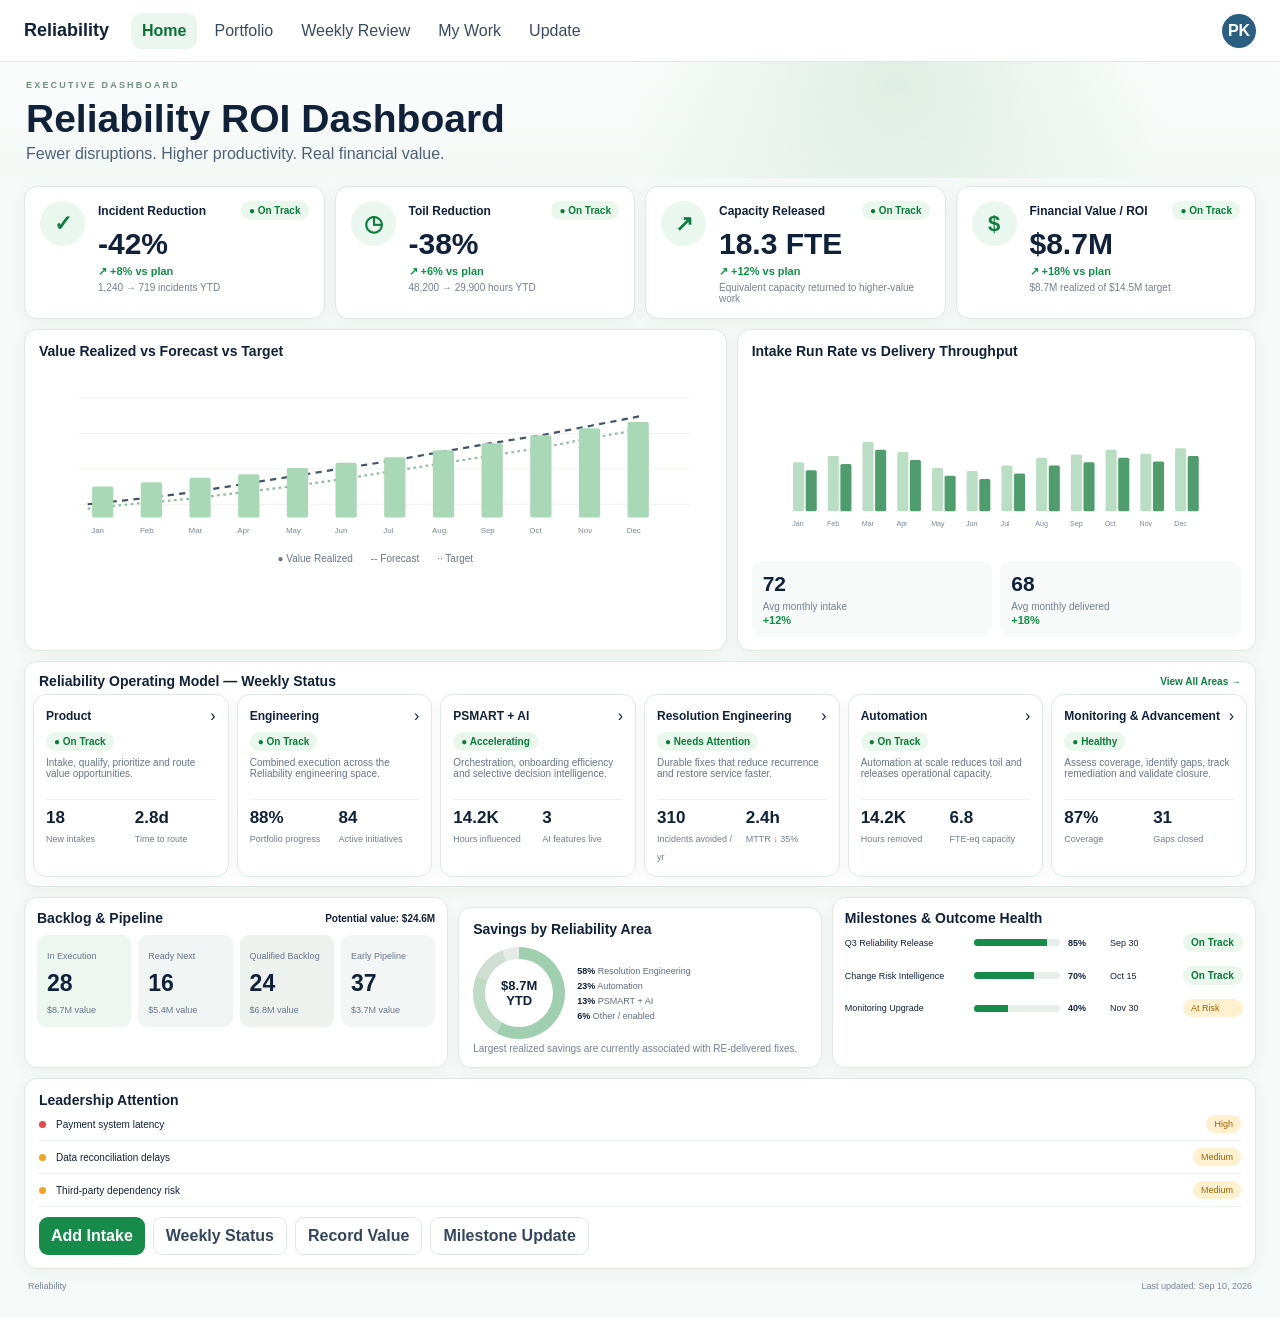
<file: reliability-v3/index.html>
<!doctype html><html lang="en"><head><meta charset="utf-8"><meta name="viewport" content="width=device-width,initial-scale=1"><title>Reliability ROI Dashboard</title><style>:root{--ink:#10213a;--mut:#66758a;--line:#e0e8e3;--bg:#f5f9f7;--g:#178b49;--g2:#eaf6ee;--lg:#a8d6b5;--gray:#cfd8d2;--amber:#f3a51d;--red:#e5484d}*{box-sizing:border-box}body{margin:0;font-family:Inter,-apple-system,BlinkMacSystemFont,"Segoe UI",Arial,sans-serif;background:var(--bg);color:var(--ink)}button,input,select,textarea{font:inherit}.top{height:62px;background:#fff;border-bottom:1px solid var(--line);display:flex;align-items:center;padding:0 24px;gap:22px;position:sticky;top:0;z-index:30}.brand{font-weight:850;font-size:18px;white-space:nowrap}.nav{display:flex;gap:6px;flex:1;overflow:auto}.nav button{border:0;background:transparent;padding:9px 11px;border-radius:10px;color:#394b62;cursor:pointer;white-space:nowrap}.nav button.on,.nav button:hover{background:var(--g2);color:#0b7136;font-weight:800}.avatar{width:34px;height:34px;border-radius:50%;background:#2b5f82;color:#fff;display:grid;place-items:center;font-weight:800}.sub{display:none;position:sticky;top:62px;z-index:20;background:#fff;border-bottom:1px solid var(--line);padding:8px 24px;gap:8px}.sub.show{display:flex}.sub button{border:1px solid var(--line);background:#fff;border-radius:999px;padding:7px 11px;cursor:pointer}.page{display:none}.page.on{display:block}.hero{padding:18px 26px 15px;background:radial-gradient(circle at 70% 20%,#dfeee4,transparent 30%),linear-gradient(180deg,#fbfdfc,#f3f8f5)}.eye{font-size:9px;letter-spacing:2.2px;color:#708f7e;font-weight:850}.hero h1{font-size:39px;margin:7px 0 4px}.hero p{margin:0;color:#4f6177}.wrap{padding:0 24px 26px;max-width:1680px;margin:auto}.grid4{display:grid;grid-template-columns:repeat(4,1fr);gap:10px}.grid6{display:grid;grid-template-columns:repeat(6,1fr);gap:8px}.grid3{display:grid;grid-template-columns:1.05fr .9fr 1.05fr;gap:10px}.grid2{display:grid;grid-template-columns:1.15fr .85fr;gap:10px}.card{background:#fff;border:1px solid var(--line);border-radius:13px;box-shadow:0 4px 18px rgba(20,55,38,.04)}.kpi{padding:14px 15px;min-height:102px;display:grid;grid-template-columns:48px 1fr;gap:10px;cursor:pointer}.ico{width:45px;height:45px;border-radius:50%;background:#eaf7ee;display:grid;place-items:center;color:#0b7e3d;font-size:22px;font-weight:900}.khead{display:flex;justify-content:space-between;align-items:center;font-size:12px;font-weight:850}.pill{font-size:10px;padding:4px 8px;border-radius:999px;background:#e9f7ed;color:#0a7b39;font-weight:800}.kval{font-size:30px;font-weight:900;margin:7px 0 4px}.delta{font-size:11px;color:#0d9145;font-weight:800}.subline{font-size:10px;color:#738196;margin-top:4px}.section{margin-top:10px;padding:13px 14px}.title{font-size:14px;font-weight:850;display:flex;align-items:center;gap:8px}.chart{height:186px;position:relative;margin-top:8px}.chart svg{width:100%;height:100%}.legend{font-size:10px;color:#68768a;display:flex;justify-content:center;gap:18px}.side{display:grid;grid-template-columns:1fr 1fr;gap:8px;margin-top:8px}.sidebox{background:#f7faf8;border-radius:10px;padding:11px}.sidebox b{font-size:21px;display:block}.sidebox span{font-size:10px;color:#718095}.ophead{padding:11px 14px 5px;display:flex;justify-content:space-between;align-items:center}.link{color:#0b8240;font-size:10px;font-weight:800;cursor:pointer}.area{padding:12px;min-height:148px;cursor:pointer;transition:.15s}.area:hover{transform:translateY(-2px);border-color:#b8d8c2}.areaTop{display:flex;justify-content:space-between;align-items:center}.areaName{font-size:12px;font-weight:850}.areaDesc{font-size:10px;color:#66758a;min-height:34px;margin:8px 0}.ametrics{display:grid;grid-template-columns:1fr 1fr;gap:8px;border-top:1px solid #eef2ef;padding-top:8px}.ametrics b{display:block;font-size:17px}.ametrics span{font-size:9px;color:#6f7f91}.pipe{padding:12px}.pipeGrid{display:grid;grid-template-columns:repeat(4,1fr);gap:7px;margin-top:9px}.pipeBox{border-radius:9px;padding:10px;background:#edf7ef;cursor:pointer}.pipeBox:nth-child(2){background:#f0f4f2}.pipeBox:nth-child(3){background:#eef2ef}.pipeBox:nth-child(4){background:#f4f6f5}.pipeBox b{display:block;font-size:23px;margin:7px 0 2px}.pipeBox span{font-size:9px;color:#66758a}.row{display:grid;grid-template-columns:9px 1fr auto;gap:8px;align-items:center;padding:7px 0;border-bottom:1px solid #edf1ee;font-size:10px}.row:last-child{border-bottom:0}.dot{width:7px;height:7px;border-radius:50%;background:var(--amber)}.dot.red{background:var(--red)}.sev{padding:4px 8px;border-radius:999px;background:#fff0cf;color:#9d6200;font-size:9px}.mile{padding:12px}.mrow{display:grid;grid-template-columns:1.4fr 1fr 34px 65px 60px;gap:8px;align-items:center;padding:7px 0;font-size:9px}.prog{height:7px;border-radius:99px;background:#e8eeea;overflow:hidden}.prog i{display:block;height:100%;background:var(--g)}.ringWrap{display:flex;gap:12px;align-items:center;margin-top:10px}.ring{width:92px;height:92px;border-radius:50%;background:conic-gradient(#9fcfae 0 58%,#bddbc5 58% 81%,#d0ded4 81% 94%,#e6ebe8 94% 100%);position:relative;cursor:pointer}.ring:after{content:"$8.7M\A YTD";white-space:pre;position:absolute;inset:12px;border-radius:50%;background:#fff;display:grid;place-items:center;text-align:center;font-weight:850;font-size:13px}.ringLegend{display:grid;gap:5px;font-size:9px;color:#5d6d7f}.ringLegend b{color:#10213a}.cta{margin-top:10px;display:flex;gap:8px;flex-wrap:wrap}.btn{border:0;border-radius:9px;background:var(--g);color:#fff;padding:9px 12px;font-weight:800;cursor:pointer}.btn.sec{background:#fff;color:#34465e;border:1px solid var(--line)}.detailHero{padding:26px 28px 18px;background:linear-gradient(180deg,#fff,#f5faf7)}.crumb{font-size:10px;color:#8693a0}.detailHero h1{font-size:32px;margin:6px 0}.detailHero p{margin:0;color:#66758a}.detailMain{padding:0 24px 28px;max-width:1500px;margin:auto}.simpleKpis{display:grid;grid-template-columns:repeat(4,1fr);gap:10px;margin-top:12px}.simple{padding:14px}.simple b{font-size:25px;display:block;margin:5px 0}.simple span{font-size:10px;color:#6e7d8e}.tree{display:grid;grid-template-columns:repeat(3,1fr);gap:12px;margin-top:12px}.treeCard{padding:16px}.children{display:grid;gap:7px;margin-top:12px}.child{border:1px solid var(--line);border-radius:9px;padding:9px;background:#fafcfb;display:flex;justify-content:space-between;cursor:pointer;font-size:12px}.forms{display:grid;grid-template-columns:repeat(4,1fr);gap:10px;margin-top:12px}.formCard{padding:15px;cursor:pointer}.formCard b{display:block;margin-bottom:6px}.formCard span{font-size:11px;color:#66758a}.formWrap{max-width:980px;margin:14px auto}.form{padding:18px}.formgrid{display:grid;grid-template-columns:1fr 1fr;gap:12px}.field label{display:block;font-size:11px;font-weight:750;color:#5e6e80;margin-bottom:5px}.field input,.field select,.field textarea{width:100%;border:1px solid #d6ded9;border-radius:9px;padding:10px;background:#fff}.field textarea{min-height:85px}.full{grid-column:1/-1}.foot{display:flex;justify-content:space-between;padding:12px 4px 0;color:#758497;font-size:9px}@media(max-width:1100px){.grid4{grid-template-columns:repeat(2,1fr)}.grid6{grid-template-columns:repeat(3,1fr)}.grid2,.grid3,.tree,.forms{grid-template-columns:1fr}}@media(max-width:700px){.grid4,.grid6,.simpleKpis,.formgrid{grid-template-columns:1fr}.top{padding:0 12px}.wrap{padding:0 10px 20px}.hero h1{font-size:29px}}</style></head><body><header class="top"><div class="brand">Reliability</div><nav class="nav" id="nav"></nav><div class="avatar">PK</div></header><div class="sub" id="sub"></div><div id="pages"></div><script>const NAV=[['home','Home'],['portfolio','Portfolio'],['weekly','Weekly Review'],['mywork','My Work'],['update','Update']];const areas=[{id:'product',name:'Product',status:'On Track',desc:'Intake, qualify, prioritize and route value opportunities.',m1:'18',l1:'New intakes',m2:'2.8d',l2:'Time to route'},{id:'engineering',name:'Engineering',status:'On Track',desc:'Combined execution across the Reliability engineering space.',m1:'88%',l1:'Portfolio progress',m2:'84',l2:'Active initiatives'},{id:'psmart',name:'PSMART + AI',status:'Accelerating',desc:'Orchestration, onboarding efficiency and selective decision intelligence.',m1:'14.2K',l1:'Hours influenced',m2:'3',l2:'AI features live'},{id:'re',name:'Resolution Engineering',status:'Needs Attention',desc:'Durable fixes that reduce recurrence and restore service faster.',m1:'310',l1:'Incidents avoided / yr',m2:'2.4h',l2:'MTTR ↓ 35%'},{id:'automation',name:'Automation',status:'On Track',desc:'Automation at scale reduces toil and releases operational capacity.',m1:'14.2K',l1:'Hours removed',m2:'6.8',l2:'FTE-eq capacity'},{id:'monitoring',name:'Monitoring & Advancement',status:'Healthy',desc:'Assess coverage, identify gaps, track remediation and validate closure.',m1:'87%',l1:'Coverage',m2:'31',l2:'Gaps closed'}];function home(){return `<section class='page' id='home'><div class='hero'><div class='eye'>EXECUTIVE DASHBOARD</div><h1>Reliability ROI Dashboard</h1><p>Fewer disruptions. Higher productivity. Real financial value.</p></div><main class='wrap'><div class='grid4' style='margin-top:8px'>${kpi('✓','Incident Reduction','-42%','+8% vs plan','1,240 → 719 incidents YTD','weekly')}${kpi('◷','Toil Reduction','-38%','+6% vs plan','48,200 → 29,900 hours YTD','portfolio')}${kpi('↗','Capacity Released','18.3 FTE','+12% vs plan','Equivalent capacity returned to higher-value work','portfolio')}${kpi('$','Financial Value / ROI','$8.7M','+18% vs plan','$8.7M realized of $14.5M target','value')}</div><div class='grid2'><div class='card section'><div class='title'>Value Realized vs Forecast vs Target</div><div class='chart'><svg viewBox='0 0 760 190'><g stroke='#edf1ee'><line x1='45' y1='25' x2='735' y2='25'/><line x1='45' y1='65' x2='735' y2='65'/><line x1='45' y1='105' x2='735' y2='105'/><line x1='45' y1='145' x2='735' y2='145'/></g><polyline points='55,145 112,139 169,132 226,123 283,114 340,105 397,96 454,86 511,76 568,67 625,56 682,45' fill='none' stroke='#40546a' stroke-width='2.5' stroke-dasharray='7 6'/><polyline points='55,150 112,144 169,139 226,132 283,125 340,117 397,108 454,99 511,90 568,81 625,70 682,60' fill='none' stroke='#8ebea0' stroke-width='2.5' stroke-dasharray='3 4'/><g fill='#a9d8b6'>${[35,40,45,49,56,62,68,76,84,93,101,108].map((h,i)=>`<rect x='${60+i*55}' y='${160-h}' width='24' height='${h}' rx='2'/>`).join('')}</g><g font-size='9' fill='#7a8797'>${['Jan','Feb','Mar','Apr','May','Jun','Jul','Aug','Sep','Oct','Nov','Dec'].map((m,i)=>`<text x='${59+i*55}' y='178'>${m}</text>`).join('')}</g></svg></div><div class='legend'><span>● Value Realized</span><span>-- Forecast</span><span>·· Target</span></div></div><div class='card section'><div class='title'>Intake Run Rate vs Delivery Throughput</div><div class='chart'><svg viewBox='0 0 620 190'>${[62,70,88,75,55,51,58,68,72,78,73,80].map((v,i)=>`<rect x='${52+i*44}' y='${160-v}' width='14' height='${v}' rx='2' fill='#b9dec3'/><rect x='${68+i*44}' y='${160-(v-10)}' width='14' height='${v-10}' rx='2' fill='#4f9c6d'/>`).join('')}<g font-size='9' fill='#7a8797'>${['Jan','Feb','Mar','Apr','May','Jun','Jul','Aug','Sep','Oct','Nov','Dec'].map((m,i)=>`<text x='${51+i*44}' y='178'>${m}</text>`).join('')}</g></svg></div><div class='side'><div class='sidebox'><b>72</b><span>Avg monthly intake</span><div class='delta'>+12%</div></div><div class='sidebox'><b>68</b><span>Avg monthly delivered</span><div class='delta'>+18%</div></div></div></div></div><div class='card' style='margin-top:10px'><div class='ophead'><div class='title'>Reliability Operating Model — Weekly Status</div><div class='link' onclick="go('portfolio')">View All Areas →</div></div><div class='grid6' style='padding:0 8px 9px'>${areas.map(a=>`<div class='card area' onclick="go('${a.id}')"><div class='areaTop'><span class='areaName'>${a.name}</span><span>›</span></div><div style='margin-top:6px'><span class='pill'>● ${a.status}</span></div><div class='areaDesc'>${a.desc}</div><div class='ametrics'><div><b>${a.m1}</b><span>${a.l1}</span></div><div><b>${a.m2}</b><span>${a.l2}</span></div></div></div>`).join('')}</div></div><div class='grid3' style='margin-top:10px'><div class='card pipe'><div class='title'>Backlog & Pipeline <span style='margin-left:auto;font-size:10px'>Potential value: <b>$24.6M</b></span></div><div class='pipeGrid'><div class='pipeBox' onclick="go('portfolio')"><span>In Execution</span><b>28</b><span>$8.7M value</span></div><div class='pipeBox' onclick="go('portfolio')"><span>Ready Next</span><b>16</b><span>$5.4M value</span></div><div class='pipeBox' onclick="go('portfolio')"><span>Qualified Backlog</span><b>24</b><span>$6.8M value</span></div><div class='pipeBox' onclick="go('portfolio')"><span>Early Pipeline</span><b>37</b><span>$3.7M value</span></div></div></div><div class='card section'><div class='title'>Savings by Reliability Area</div><div class='ringWrap'><div class='ring' onclick="go('re')"></div><div class='ringLegend'><span><b>58%</b> Resolution Engineering</span><span><b>23%</b> Automation</span><span><b>13%</b> PSMART + AI</span><span><b>6%</b> Other / enabled</span></div></div><div class='subline'>Largest realized savings are currently associated with RE-delivered fixes.</div></div><div class='card mile'><div class='title'>Milestones & Outcome Health</div><div class='mrow'><span>Q3 Reliability Release</span><div class='prog'><i style='width:85%'></i></div><b>85%</b><span>Sep 30</span><span class='pill'>On Track</span></div><div class='mrow'><span>Change Risk Intelligence</span><div class='prog'><i style='width:70%'></i></div><b>70%</b><span>Oct 15</span><span class='pill'>On Track</span></div><div class='mrow'><span>Monitoring Upgrade</span><div class='prog'><i style='width:40%'></i></div><b>40%</b><span>Nov 30</span><span class='sev'>At Risk</span></div></div></div><div class='card section'><div class='title'>Leadership Attention</div><div class='row'><i class='dot red'></i><span>Payment system latency</span><span class='sev'>High</span></div><div class='row'><i class='dot'></i><span>Data reconciliation delays</span><span class='sev'>Medium</span></div><div class='row'><i class='dot'></i><span>Third-party dependency risk</span><span class='sev'>Medium</span></div><div class='cta'><button class='btn' onclick="openForm('intake')">Add Intake</button><button class='btn sec' onclick="openForm('weekly')">Weekly Status</button><button class='btn sec' onclick="openForm('value')">Record Value</button><button class='btn sec' onclick="openForm('milestone')">Milestone Update</button></div></div><div class='foot'><span>Reliability</span><span>Last updated: Sep 10, 2026</span></div></main></section>`}function kpi(icon,label,val,delta,sub,id){return `<div class='card kpi' onclick="go('${id}')"><div class='ico'>${icon}</div><div><div class='khead'><span>${label}</span><span class='pill'>● On Track</span></div><div class='kval'>${val}</div><div class='delta'>↗ ${delta}</div><div class='subline'>${sub}</div></div></div>`}function detail(id,title,crumb,desc,items){return `<section class='page' id='${id}'><div class='detailHero'><div class='crumb'>${crumb}</div><h1>${title}</h1><p>${desc}</p></div><main class='detailMain'><div class='simpleKpis'>${items.map(x=>`<div class='card simple'><span>${x[0]}</span><b>${x[1]}</b><span>${x[2]}</span></div>`).join('')}</div></main></section>`}function portfolio(){return `<section class='page' id='portfolio'><div class='detailHero'><div class='crumb'>Reliability</div><h1>Portfolio</h1><p>Drill into Engineering, Product, and Monitoring & Advancement.</p></div><main class='detailMain'><div class='tree'><div class='card treeCard'><b>Engineering</b><div class='children'><div class='child' onclick="go('engineering')">Engineering Overview <span>›</span></div><div class='child' onclick="go('psmart')">PSMART + AI <span>›</span></div><div class='child' onclick="go('re')">Resolution Engineering <span>›</span></div><div class='child' onclick="go('automation')">Automation Office <span>›</span></div></div></div><div class='card treeCard'><b>Product</b><div class='children'><div class='child' onclick="go('product')">Product Overview <span>›</span></div><div class='child' onclick="openForm('intake')">Add Intake <span>›</span></div></div></div><div class='card treeCard'><b>Monitoring & Advancement</b><div class='children'><div class='child' onclick="go('monitoring')">Monitoring Overview <span>›</span></div><div class='child'>Coverage / Readiness <span>›</span></div><div class='child'>Gap Tracking <span>›</span></div><div class='child'>Validation <span>›</span></div></div></div></div></main></section>`}function updateCenter(){return `<section class='page' id='update'><div class='detailHero'><div class='crumb'>Reliability</div><h1>Update Center</h1><p>Capture the source data used by the ROI and portfolio views.</p></div><main class='detailMain'><div class='forms'><div class='card formCard' onclick="openForm('intake')"><b>Add Intake</b><span>Problem, tower, expected incidents/tickets/toil/business benefit.</span></div><div class='card formCard' onclick="openForm('weekly')"><b>Weekly Status</b><span>Progress, trend, blockers, next commitment and ADO linkage.</span></div><div class='card formCard' onclick="openForm('value')"><b>Record Value</b><span>Expected, validated and realized benefit tied to Initiative ID.</span></div><div class='card formCard' onclick="openForm('milestone')"><b>Milestone Update</b><span>Target, forecast, status, dependency and confidence.</span></div></div><div id='formHost'></div></main></section>`}function openForm(type){go('update');const defs={intake:['Add Intake','Intake ID','Operational Domain','Unit','Tower','Outcome Type','Expected Annual Benefit','Problem / Opportunity'],weekly:['Weekly Status','Initiative ID','Reliability Area','Status','Progress %','Trend','ADO Work Item ID','This Week / Next Week'],value:['Record Value','Initiative ID','Outcome Type','Expected Benefit','Validated Benefit','Realized Benefit','Validation Date','Evidence / Notes'],milestone:['Milestone Update','Milestone ID','Milestone Name','Target Date','Forecast Date','Status','Confidence','Dependency / Leadership Help']};const d=defs[type];document.getElementById('formHost').innerHTML=`<div class='formWrap'><div class='card form'><div class='title'>${d[0]}</div><div class='formgrid' style='margin-top:12px'>${d.slice(1).map((x,i)=>`<div class='field ${i===6?'full':''}'><label>${x}</label>${i===6?'<textarea></textarea>':'<input>'}</div>`).join('')}<div class='full'><button class='btn' onclick="this.textContent='Saved'">Save</button></div></div></div></div>`}document.getElementById('pages').innerHTML=home()+portfolio()+detail('engineering','Engineering Portfolio','Portfolio › Engineering','Combined execution across PSMART + AI, Resolution Engineering and Automation Office.',[['Active Initiatives','84','Current portfolio'],['Realized Value','$3.6M','Validated YTD'],['Forecast Value','$5.6M','Current forecast'],['Milestones','6 / 8','On track']])+detail('psmart','PSMART + AI / Analytics','Portfolio › Engineering › PSMART + AI','Orchestration, onboarding efficiency and selective decision intelligence.',[['Active Work','24','Current'],['Hours Influenced','14.2K','Annualized'],['Change Risk','Live','Decision support'],['Analytics Features','3','Live / pilot']])+detail('re','Resolution Engineering','Portfolio › Engineering › Resolution Engineering','Durable fixes that reduce recurring incidents and improve restoration speed.',[['Incidents Avoided / Yr','310','Primary outcome'],['MTTR','2.4h','↓ 35%'],['Active','42','Engineering work'],['Realized Value','$1.8M','Secondary value metric']])+detail('automation','Automation Office','Portfolio › Engineering › Automation','Automation that removes toil and releases operational capacity.',[['Hours Removed','14.2K','Annualized'],['Capacity Released','6.8 FTE-eq','Annualized'],['Production','14','Automations'],['Realized Value','$0.9M','Validated']])+detail('product','Product Front Door','Portfolio › Product','Intake, qualification, prioritization, routing and value hypothesis management.',[['New Intakes','18','This week'],['Qualified','15','Current'],['Time to Route','2.8d','Improving'],['Pipeline Value','$6.3M','Expected']])+detail('monitoring','Monitoring & Advancement','Portfolio › Monitoring & Advancement','Assess coverage, identify gaps, coordinate remediation and validate closure.',[['Services Assessed','46','Current'],['Coverage','87%','Improving'],['Open Gaps','16','Current'],['Closed Gaps','31','Validated']])+detail('weekly','Weekly Review','Reliability','Cross-portfolio weekly movement, blockers and leadership asks.',[['Moved Forward','12','This week'],['Newly Blocked','4','This week'],['Unblocked','8','This week'],['No Movement >2w','6','Watch']])+detail('mywork','My Work','Reliability','Owned initiatives and updates due.',[['My Initiatives','8','Current'],['Updates Due','3','Action'],['Blocked','1','Help needed'],['Opportunities','2','New']])+updateCenter()+detail('value','Value Detail','Reliability › Value','Drill-through for realized and forecast value by area and initiative.',[['Realized','$8.7M','YTD'],['Target','$14.5M','Year end'],['Value at Risk','$1.7M','Blocked / aging'],['Largest Area','RE','58% of realized']]);document.getElementById('nav').innerHTML=NAV.map(([id,n])=>`<button data-id='${id}' onclick="go('${id}')">${n}</button>`).join('');function setSub(id){const s=document.getElementById('sub');if(['portfolio','engineering','psmart','re','automation','product','monitoring'].includes(id)){s.classList.add('show');s.innerHTML=`<button onclick="go('engineering')">Engineering</button><button onclick="go('psmart')">PSMART + AI</button><button onclick="go('re')">Resolution Engineering</button><button onclick="go('automation')">Automation</button><button onclick="go('product')">Product</button><button onclick="go('monitoring')">Monitoring & Advancement</button>`}else{s.classList.remove('show');s.innerHTML=''}}function go(id){document.querySelectorAll('.page').forEach(p=>p.classList.remove('on'));(document.getElementById(id)||document.getElementById('home')).classList.add('on');document.querySelectorAll('.nav button').forEach(b=>b.classList.toggle('on',b.dataset.id===id||(['engineering','psmart','re','automation','product','monitoring'].includes(id)&&b.dataset.id==='portfolio')));setSub(id);location.hash=id;window.scrollTo({top:0,behavior:'smooth'})}go((location.hash||'#home').slice(1));</script></body></html>
</file>
<file: styles.css>
@import url('https://fonts.googleapis.com/css2?family=DM+Sans:wght@400;500;600;700&family=Manrope:wght@600;700;800&display=swap');
:root{--bg:#f5f7f2;--surface:#fff;--ink:#17201a;--muted:#6c786f;--line:#dfe6de;--green:#2e7952;--green-light:#e3f3e8;--lime:#c9f26b;--shadow:0 24px 70px rgba(42,61,49,.11)}*{box-sizing:border-box}body{margin:0;min-width:320px;background:radial-gradient(circle at 80% 0,#e5f4dd 0,transparent 28%),var(--bg);color:var(--ink);font-family:"DM Sans",sans-serif}.app{width:min(100% - 32px,940px);margin:auto;padding:28px 0 56px}header{display:flex;align-items:center;justify-content:space-between;margin-bottom:76px}.brand{display:flex;align-items:center;gap:10px;color:var(--ink);text-decoration:none;font:800 19px Manrope}.brand-mark{width:30px;height:30px;border-radius:9px;background:var(--green);display:flex;align-items:center;justify-content:center;gap:2px}.brand-mark i{width:3px;border-radius:3px;background:#fff}.brand-mark i:nth-child(1){height:8px}.brand-mark i:nth-child(2){height:16px}.brand-mark i:nth-child(3){height:11px}.connected{display:flex;align-items:center;gap:8px;padding:8px 12px;border:1px solid var(--line);border-radius:999px;background:#ffffffa6;color:var(--muted);font-size:12px;font-weight:700}.connected i{width:7px;height:7px;border-radius:50%;background:#40a36f;box-shadow:0 0 0 4px #40a36f1c}.intro{text-align:center;max-width:600px;margin:0 auto 34px}.eyebrow{text-transform:uppercase;letter-spacing:.14em;font-size:11px;color:var(--green);font-weight:800;margin:0 0 8px}.intro h1{font:800 clamp(38px,7vw,66px)/1 Manrope;letter-spacing:-.055em;margin:0}.intro>p:last-child{color:var(--muted);margin:18px auto 0;font-size:16px}.player-card{background:var(--surface);border:1px solid var(--line);border-radius:24px;padding:12px;box-shadow:var(--shadow)}.video-wrap{aspect-ratio:16/9;background:#101510;border-radius:16px;overflow:hidden}.video-wrap iframe{width:100%;height:100%;border:0}.video-info{display:flex;justify-content:space-between;align-items:center;gap:20px;padding:18px 12px 9px}.video-info h2{font:700 19px Manrope;margin:0;text-transform:capitalize}.video-info>div>p:last-child{font-size:13px;color:var(--muted);margin:5px 0 0}.duration{background:var(--green-light);color:var(--green);font-size:12px;font-weight:800;border-radius:999px;padding:8px 11px;white-space:nowrap}.actions{display:grid;grid-template-columns:repeat(3,1fr);gap:12px;margin:16px 0}.action{display:flex;align-items:center;gap:12px;text-align:left;border:1px solid var(--line);background:#ffffffb8;border-radius:16px;padding:14px;cursor:pointer;color:var(--ink);transition:.2s}.action:hover,.action.active{border-color:#77a689;background:var(--surface);transform:translateY(-1px)}.action-icon{width:38px;height:38px;border-radius:12px;background:var(--green-light);color:var(--green);display:grid;place-items:center;font:800 19px Manrope;flex:none}.airplay-icon{font-size:22px}.action b,.action small{display:block}.action b{font-size:14px}.action small{color:var(--muted);font-size:11px;margin-top:3px}.connect-panel,.data-panel,.airplay-panel{border:1px solid var(--line);background:#ffffffbf;border-radius:18px;padding:18px}.connect-panel label{display:block;font-size:12px;font-weight:700;margin-bottom:8px}.connect-row{display:grid;grid-template-columns:1fr auto;gap:9px}.connect-row input{width:100%;min-width:0;border:1px solid var(--line);background:var(--surface);color:var(--ink);border-radius:12px;padding:0 14px;outline:none}.connect-row input:focus{border-color:var(--green);box-shadow:0 0 0 3px #2e795218}.connect-row button{border:0;background:var(--green);color:#fff;border-radius:12px;padding:0 20px;min-height:44px;font-weight:800;cursor:pointer}.connect-panel>p{font-size:11px;color:var(--muted);margin:9px 0 0}.connect-panel>p.error{color:#b44040}.data-panel{grid-template-columns:repeat(4,1fr);gap:1px;padding:0;overflow:hidden}.data-panel:not([hidden]){display:grid}.data-panel div{padding:18px;border-right:1px solid var(--line)}.data-panel div:last-child{border:0}.data-panel span,.data-panel strong{display:block}.data-panel span{font-size:11px;color:var(--muted);margin-bottom:5px}.data-panel strong{font:700 15px Manrope}.airplay-panel b{font:700 14px Manrope}.airplay-panel p{color:var(--muted);font-size:13px;line-height:1.55;margin:6px 0 0}.toast{position:fixed;left:50%;bottom:24px;transform:translate(-50%,25px);background:var(--ink);color:#fff;border-radius:999px;padding:11px 17px;font-size:12px;font-weight:700;opacity:0;transition:.2s;pointer-events:none}.toast.show{transform:translate(-50%,0);opacity:1}[hidden]{display:none!important}@media(max-width:640px){.app{width:min(100% - 22px,940px);padding-top:18px}header{margin-bottom:52px}.connected{padding:7px 10px}.intro{margin-bottom:26px}.intro>p:last-child{font-size:14px}.player-card{padding:8px;border-radius:19px}.video-wrap{border-radius:13px}.video-info{padding:14px 7px 6px}.video-info h2{font-size:16px}.actions{gap:7px}.action{display:grid;justify-items:center;text-align:center;gap:7px;padding:11px 5px}.action small{display:none}.action-icon{width:34px;height:34px}.connect-row{grid-template-columns:1fr}.data-panel:not([hidden]){grid-template-columns:1fr 1fr}.data-panel div{border-bottom:1px solid var(--line)}.data-panel div:nth-child(2){border-right:0}.data-panel div:nth-child(3){border-bottom:0}}
@media(prefers-reduced-motion:reduce){*{scroll-behavior:auto!important;transition:none!important}}
</file>
